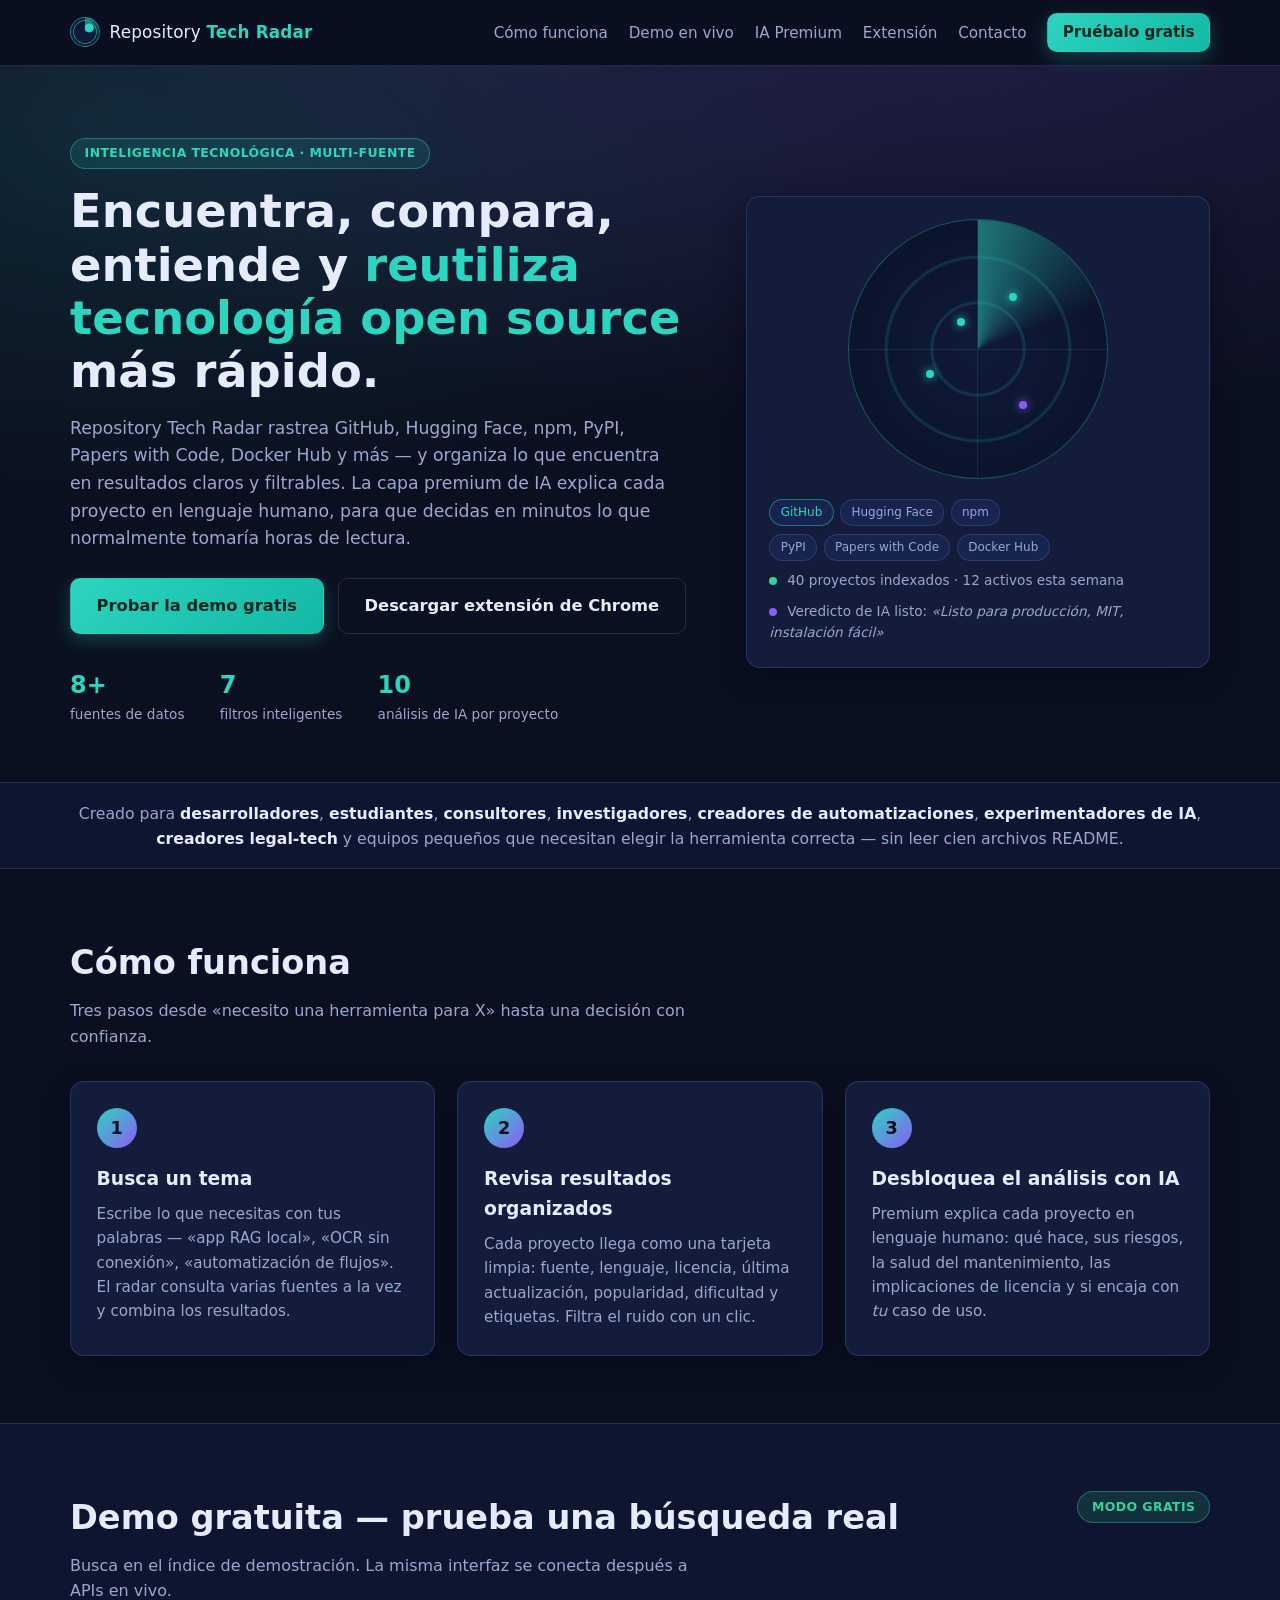
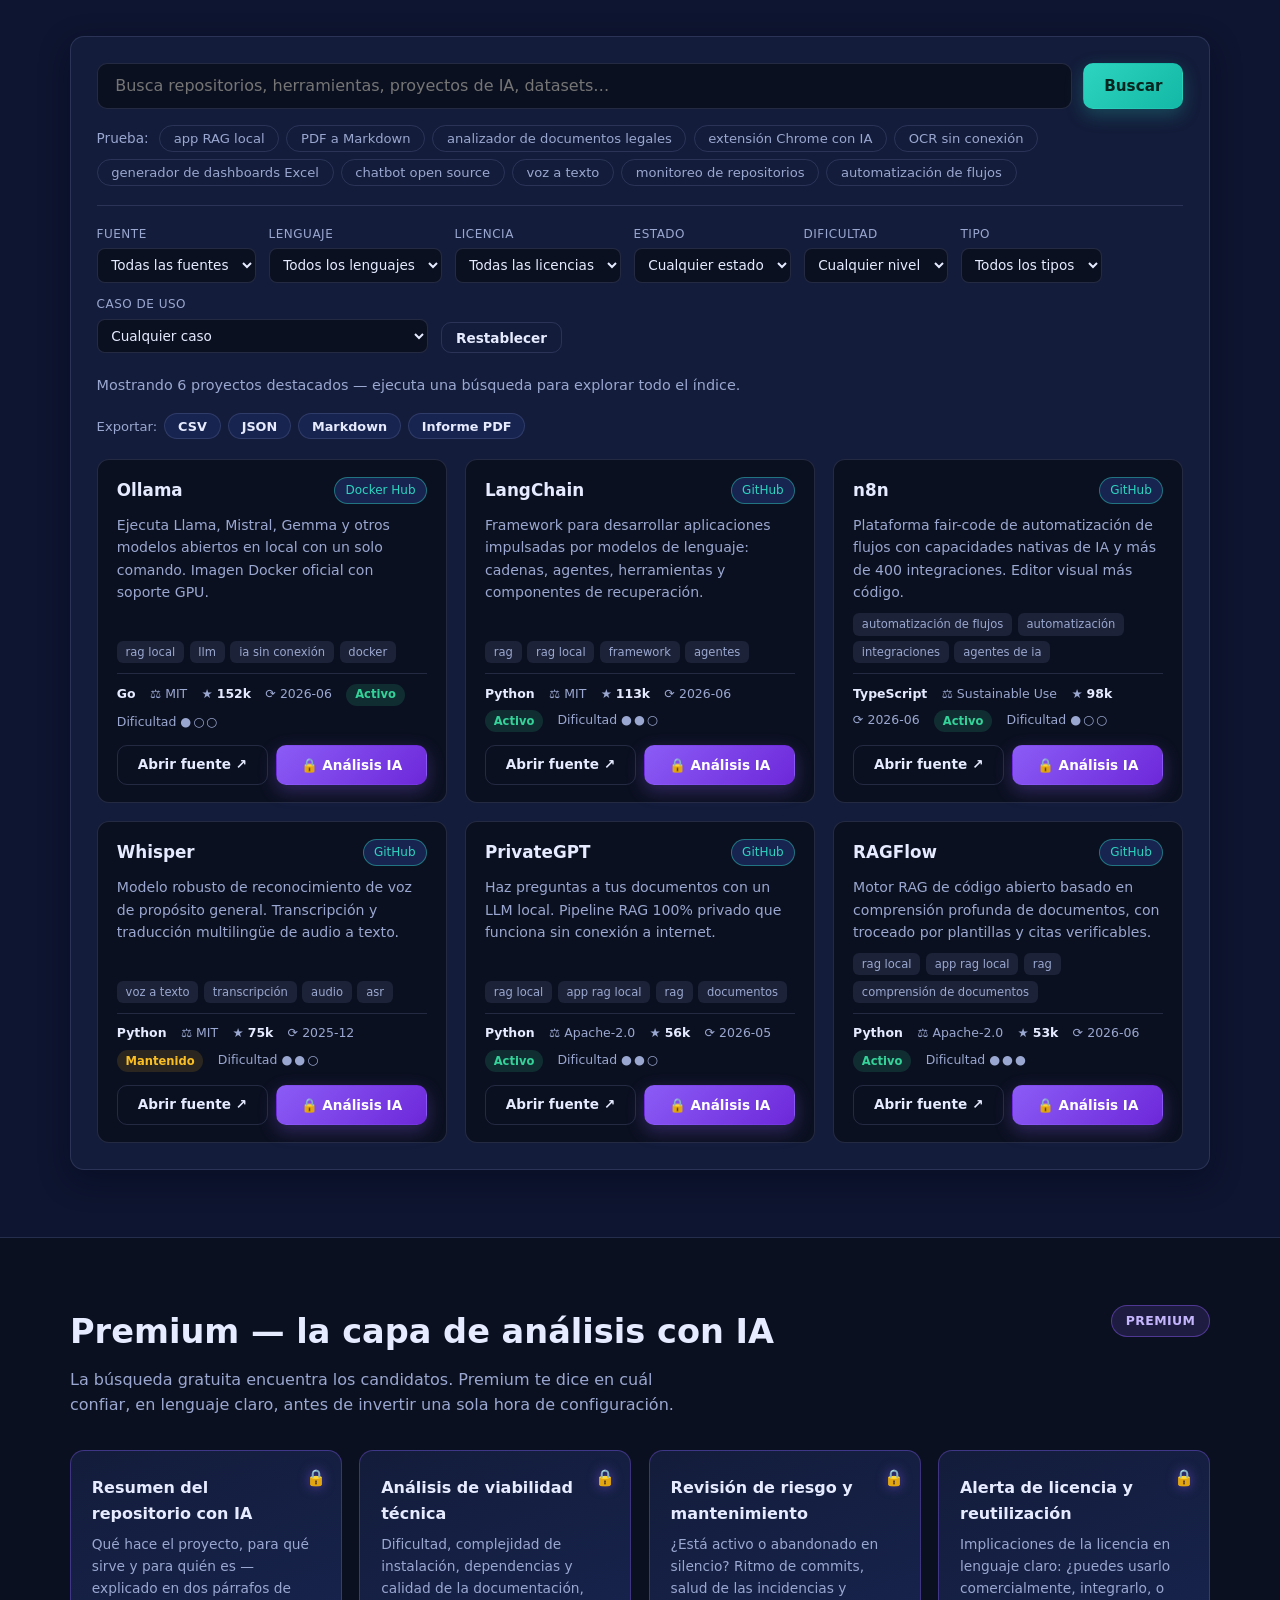
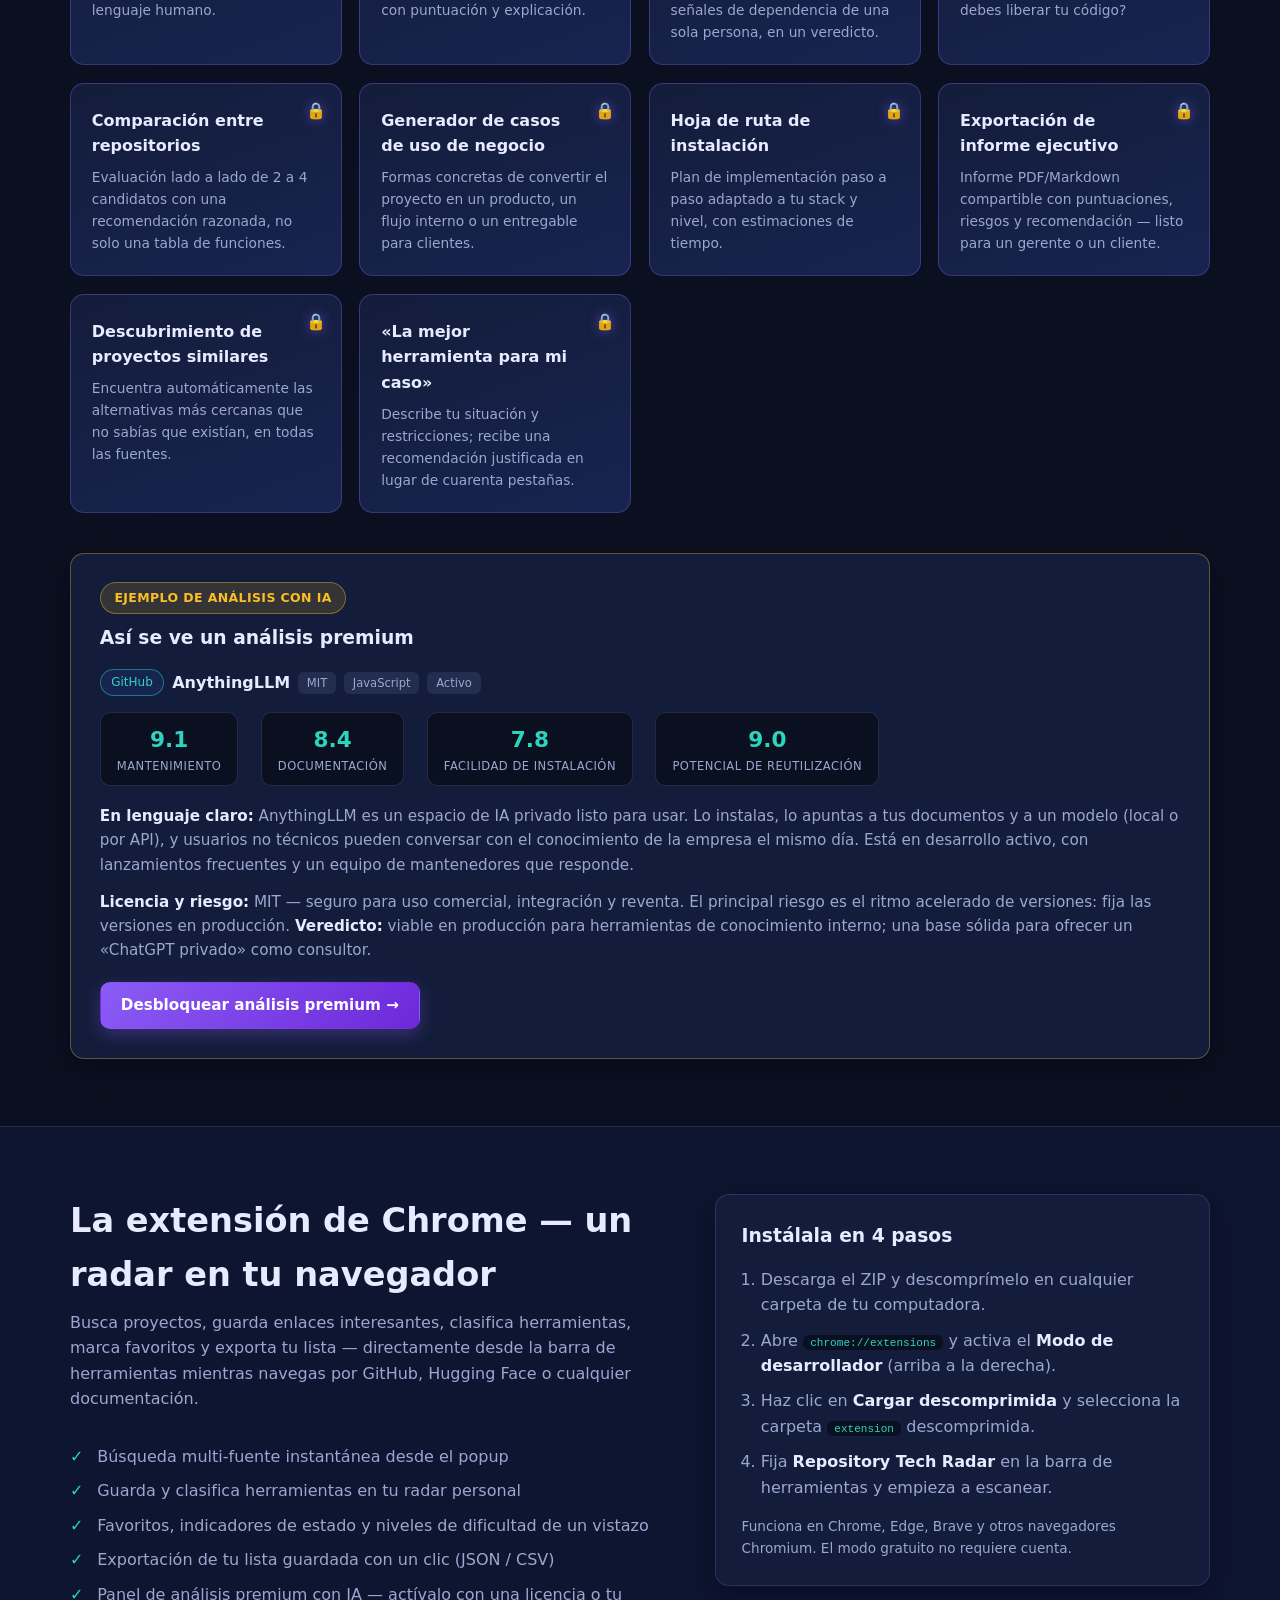
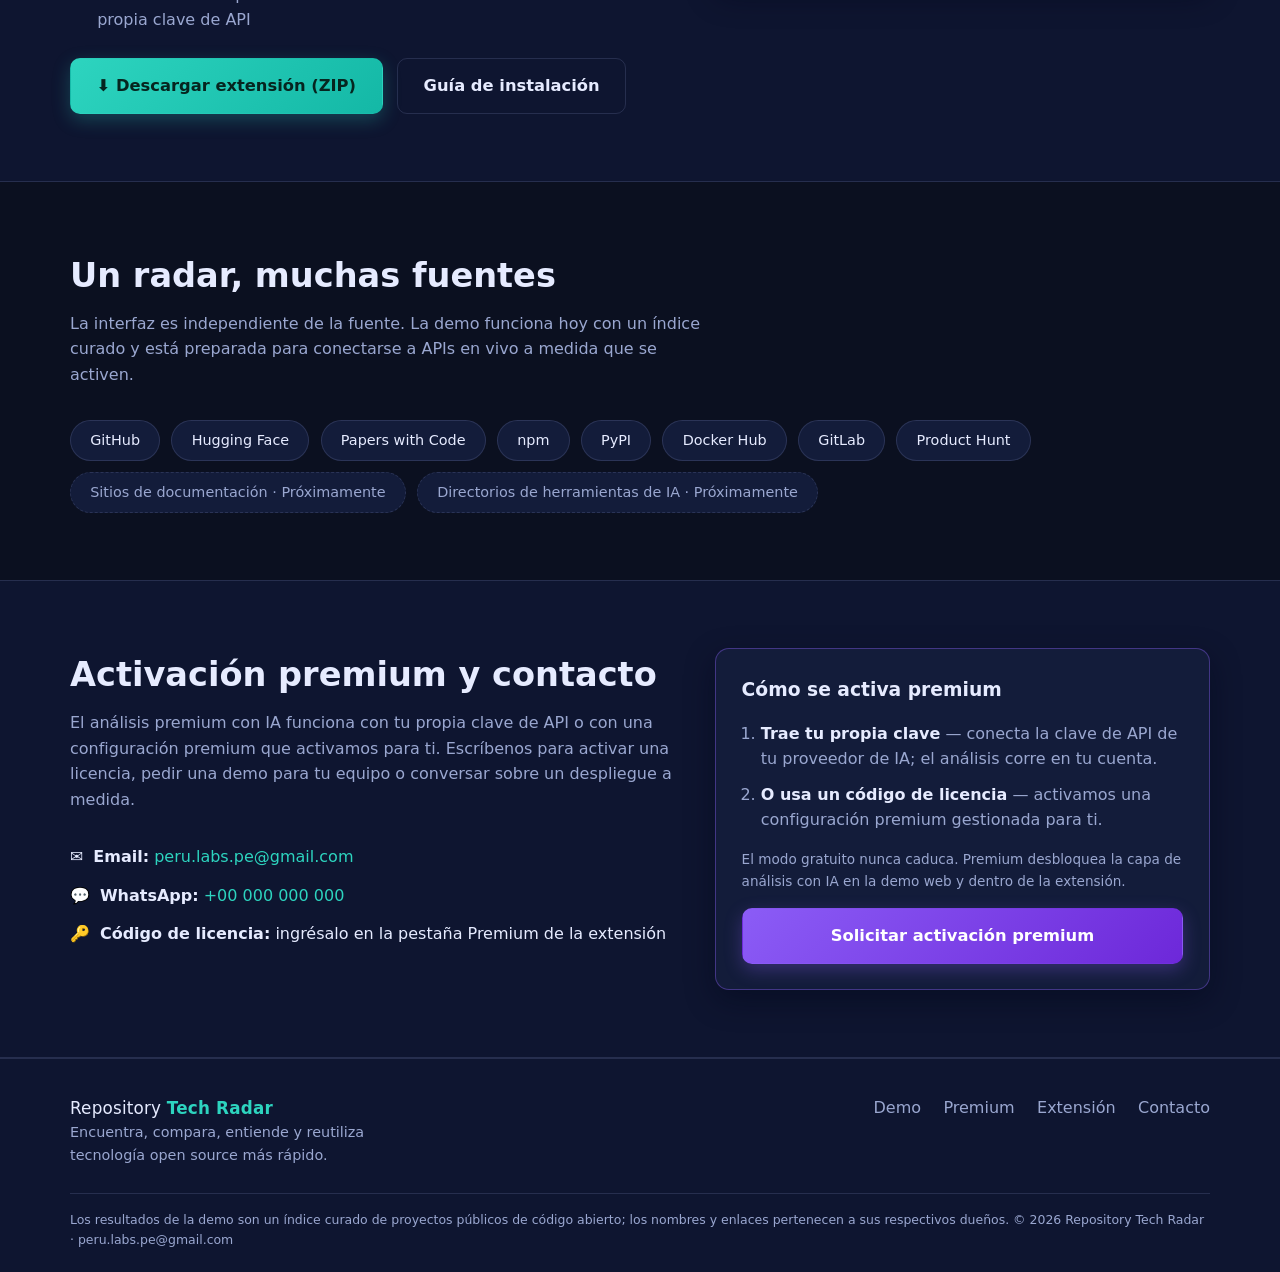
<file: index.html>
<!DOCTYPE html>
<html lang="es">
<head>
<meta charset="UTF-8">
<meta name="viewport" content="width=device-width, initial-scale=1.0">
<title>Repository Tech Radar — Encuentra, compara, entiende y reutiliza tecnología open source más rápido</title>
<meta name="description" content="Búsqueda inteligente y análisis con IA de repositorios de GitHub, proyectos de IA, bibliotecas open source, datasets y herramientas para desarrolladores. Búsqueda multi-fuente gratuita, evaluación premium con IA.">
<link rel="icon" href="assets/img/icon48.png" type="image/png">
<link rel="stylesheet" href="assets/css/style.css">
</head>
<body>

<header class="site-header">
  <nav class="nav container">
    <a class="brand" href="#top">
      <span class="brand-mark" aria-hidden="true"></span>
      <span class="brand-name">Repository <strong>Tech Radar</strong></span>
    </a>
    <button class="nav-toggle" id="navToggle" aria-label="Abrir menú" aria-expanded="false">☰</button>
    <ul class="nav-links" id="navLinks">
      <li><a href="#how">Cómo funciona</a></li>
      <li><a href="#demo">Demo en vivo</a></li>
      <li><a href="#premium">IA Premium</a></li>
      <li><a href="#extension">Extensión</a></li>
      <li><a href="#contact">Contacto</a></li>
      <li><a class="btn btn-small btn-primary" href="#demo">Pruébalo gratis</a></li>
    </ul>
  </nav>
</header>

<main id="top">

  <!-- ============ HERO ============ -->
  <section class="hero">
    <div class="container hero-grid">
      <div class="hero-copy">
        <span class="badge badge-glow">Inteligencia tecnológica · Multi-fuente</span>
        <h1>Encuentra, compara, entiende y <span class="accent">reutiliza tecnología open source</span> más rápido.</h1>
        <p class="lead">
          Repository Tech Radar rastrea GitHub, Hugging Face, npm, PyPI, Papers with Code,
          Docker Hub y más — y organiza lo que encuentra en resultados claros y filtrables.
          La capa premium de IA explica cada proyecto en lenguaje humano, para que decidas
          en minutos lo que normalmente tomaría horas de lectura.
        </p>
        <div class="hero-actions">
          <a href="#demo" class="btn btn-primary btn-lg">Probar la demo gratis</a>
          <a href="#extension" class="btn btn-ghost btn-lg">Descargar extensión de Chrome</a>
        </div>
        <ul class="hero-stats">
          <li><strong>8+</strong><span>fuentes de datos</span></li>
          <li><strong>7</strong><span>filtros inteligentes</span></li>
          <li><strong>10</strong><span>análisis de IA por proyecto</span></li>
        </ul>
      </div>
      <div class="hero-visual" aria-hidden="true">
        <div class="radar-panel">
          <div class="radar-scope"><div class="radar-sweep"></div>
            <span class="blip b1"></span><span class="blip b2"></span><span class="blip b3"></span><span class="blip b4"></span>
          </div>
          <div class="radar-readout">
            <div class="readout-row"><span class="chip chip-github">GitHub</span><span class="chip">Hugging Face</span><span class="chip">npm</span></div>
            <div class="readout-row"><span class="chip">PyPI</span><span class="chip">Papers with Code</span><span class="chip">Docker Hub</span></div>
            <div class="readout-line"><span class="dot dot-green"></span> 40 proyectos indexados · 12 activos esta semana</div>
            <div class="readout-line"><span class="dot dot-violet"></span> Veredicto de IA listo: <em>«Listo para producción, MIT, instalación fácil»</em></div>
          </div>
        </div>
      </div>
    </div>
  </section>

  <!-- ============ AUDIENCIA ============ -->
  <section class="strip">
    <div class="container strip-inner">
      <p>Creado para <strong>desarrolladores</strong>, <strong>estudiantes</strong>, <strong>consultores</strong>,
        <strong>investigadores</strong>, <strong>creadores de automatizaciones</strong>, <strong>experimentadores de IA</strong>,
        <strong>creadores legal-tech</strong> y equipos pequeños que necesitan elegir la herramienta correcta — sin
        leer cien archivos README.</p>
    </div>
  </section>

  <!-- ============ CÓMO FUNCIONA ============ -->
  <section class="section" id="how">
    <div class="container">
      <h2 class="section-title">Cómo funciona</h2>
      <p class="section-sub">Tres pasos desde «necesito una herramienta para X» hasta una decisión con confianza.</p>
      <div class="steps-grid">
        <article class="step-card">
          <div class="step-num">1</div>
          <h3>Busca un tema</h3>
          <p>Escribe lo que necesitas con tus palabras — «app RAG local», «OCR sin conexión»,
             «automatización de flujos». El radar consulta varias fuentes a la vez y combina los resultados.</p>
        </article>
        <article class="step-card">
          <div class="step-num">2</div>
          <h3>Revisa resultados organizados</h3>
          <p>Cada proyecto llega como una tarjeta limpia: fuente, lenguaje, licencia, última actualización,
             popularidad, dificultad y etiquetas. Filtra el ruido con un clic.</p>
        </article>
        <article class="step-card">
          <div class="step-num">3</div>
          <h3>Desbloquea el análisis con IA</h3>
          <p>Premium explica cada proyecto en lenguaje humano: qué hace, sus riesgos, la salud del
             mantenimiento, las implicaciones de licencia y si encaja con <em>tu</em> caso de uso.</p>
        </article>
      </div>
    </div>
  </section>

  <!-- ============ DEMO GRATUITA ============ -->
  <section class="section section-alt" id="demo">
    <div class="container">
      <div class="section-head-row">
        <div>
          <h2 class="section-title">Demo gratuita — prueba una búsqueda real</h2>
          <p class="section-sub">Busca en el índice de demostración. La misma interfaz se conecta después a APIs en vivo.</p>
        </div>
        <span class="badge badge-free">Modo gratis</span>
      </div>

      <div class="search-panel">
        <form class="search-bar" id="searchForm" role="search">
          <input type="search" id="searchInput" placeholder="Busca repositorios, herramientas, proyectos de IA, datasets…" aria-label="Buscar recursos tecnológicos" autocomplete="off">
          <button type="submit" class="btn btn-primary">Buscar</button>
        </form>

        <div class="suggest-row" id="suggestRow" aria-label="Búsquedas sugeridas">
          <span class="suggest-label">Prueba:</span>
          <button class="query-chip" data-q="app RAG local">app RAG local</button>
          <button class="query-chip" data-q="PDF a Markdown">PDF a Markdown</button>
          <button class="query-chip" data-q="analizador de documentos legales">analizador de documentos legales</button>
          <button class="query-chip" data-q="extensión Chrome IA">extensión Chrome con IA</button>
          <button class="query-chip" data-q="OCR sin conexión">OCR sin conexión</button>
          <button class="query-chip" data-q="generador de dashboards Excel">generador de dashboards Excel</button>
          <button class="query-chip" data-q="chatbot open source">chatbot open source</button>
          <button class="query-chip" data-q="voz a texto">voz a texto</button>
          <button class="query-chip" data-q="monitoreo de repositorios">monitoreo de repositorios</button>
          <button class="query-chip" data-q="automatización de flujos">automatización de flujos</button>
        </div>

        <div class="filters" id="filters">
          <label>Fuente <select data-filter="source"><option value="all">Todas las fuentes</option></select></label>
          <label>Lenguaje <select data-filter="language"><option value="all">Todos los lenguajes</option></select></label>
          <label>Licencia <select data-filter="license"><option value="all">Todas las licencias</option></select></label>
          <label>Estado <select data-filter="status"><option value="all">Cualquier estado</option></select></label>
          <label>Dificultad <select data-filter="difficulty"><option value="all">Cualquier nivel</option></select></label>
          <label>Tipo <select data-filter="type"><option value="all">Todos los tipos</option></select></label>
          <label>Caso de uso <select data-filter="useCase"><option value="all">Cualquier caso</option></select></label>
          <button class="btn btn-ghost btn-small" id="clearFilters" type="button">Restablecer</button>
        </div>

        <div class="results-toolbar">
          <p class="results-count" id="resultsCount">Mostrando destacados — ejecuta una búsqueda para explorar.</p>
          <div class="export-row" id="exportRow">
            <span class="export-label">Exportar:</span>
            <button class="btn btn-chip" data-export="csv">CSV</button>
            <button class="btn btn-chip" data-export="json">JSON</button>
            <button class="btn btn-chip" data-export="md">Markdown</button>
            <button class="btn btn-chip" data-export="pdf">Informe PDF</button>
          </div>
        </div>

        <div class="results-grid" id="resultsGrid" aria-live="polite"></div>
        <p class="results-empty" id="resultsEmpty" hidden>Ningún proyecto coincide con esta búsqueda todavía. Prueba una consulta sugerida o restablece los filtros.</p>
      </div>
    </div>
  </section>

  <!-- ============ PREMIUM ============ -->
  <section class="section" id="premium">
    <div class="container">
      <div class="section-head-row">
        <div>
          <h2 class="section-title">Premium — la capa de análisis con IA</h2>
          <p class="section-sub">La búsqueda gratuita encuentra los candidatos. Premium te dice en cuál confiar,
            en lenguaje claro, antes de invertir una sola hora de configuración.</p>
        </div>
        <span class="badge badge-premium">Premium</span>
      </div>

      <div class="premium-grid" id="premiumGrid">
        <article class="premium-card" data-feature="Resumen del repositorio con IA"><span class="lock">🔒</span><h3>Resumen del repositorio con IA</h3><p>Qué hace el proyecto, para qué sirve y para quién es — explicado en dos párrafos de lenguaje humano.</p></article>
        <article class="premium-card" data-feature="Análisis de viabilidad técnica"><span class="lock">🔒</span><h3>Análisis de viabilidad técnica</h3><p>Dificultad, complejidad de instalación, dependencias y calidad de la documentación, con puntuación y explicación.</p></article>
        <article class="premium-card" data-feature="Revisión de riesgo y mantenimiento"><span class="lock">🔒</span><h3>Revisión de riesgo y mantenimiento</h3><p>¿Está activo o abandonado en silencio? Ritmo de commits, salud de las incidencias y señales de dependencia de una sola persona, en un veredicto.</p></article>
        <article class="premium-card" data-feature="Alerta de licencia y reutilización"><span class="lock">🔒</span><h3>Alerta de licencia y reutilización</h3><p>Implicaciones de la licencia en lenguaje claro: ¿puedes usarlo comercialmente, integrarlo, o debes liberar tu código?</p></article>
        <article class="premium-card" data-feature="Comparación entre repositorios"><span class="lock">🔒</span><h3>Comparación entre repositorios</h3><p>Evaluación lado a lado de 2 a 4 candidatos con una recomendación razonada, no solo una tabla de funciones.</p></article>
        <article class="premium-card" data-feature="Generador de casos de uso de negocio"><span class="lock">🔒</span><h3>Generador de casos de uso de negocio</h3><p>Formas concretas de convertir el proyecto en un producto, un flujo interno o un entregable para clientes.</p></article>
        <article class="premium-card" data-feature="Hoja de ruta de instalación"><span class="lock">🔒</span><h3>Hoja de ruta de instalación</h3><p>Plan de implementación paso a paso adaptado a tu stack y nivel, con estimaciones de tiempo.</p></article>
        <article class="premium-card" data-feature="Exportación de informe ejecutivo"><span class="lock">🔒</span><h3>Exportación de informe ejecutivo</h3><p>Informe PDF/Markdown compartible con puntuaciones, riesgos y recomendación — listo para un gerente o un cliente.</p></article>
        <article class="premium-card" data-feature="Descubrimiento de proyectos similares"><span class="lock">🔒</span><h3>Descubrimiento de proyectos similares</h3><p>Encuentra automáticamente las alternativas más cercanas que no sabías que existían, en todas las fuentes.</p></article>
        <article class="premium-card" data-feature="La mejor herramienta para mi caso"><span class="lock">🔒</span><h3>«La mejor herramienta para mi caso»</h3><p>Describe tu situación y restricciones; recibe una recomendación justificada en lugar de cuarenta pestañas.</p></article>
      </div>

      <div class="premium-sample">
        <div class="sample-head">
          <span class="badge badge-sample">Ejemplo de análisis con IA</span>
          <h3>Así se ve un análisis premium</h3>
        </div>
        <div class="sample-body">
          <div class="sample-meta">
            <span class="chip chip-github">GitHub</span>
            <strong>AnythingLLM</strong>
            <span class="tag">MIT</span><span class="tag">JavaScript</span><span class="tag">Activo</span>
          </div>
          <div class="sample-scores">
            <div class="score"><span class="score-num">9.1</span><span class="score-label">Mantenimiento</span></div>
            <div class="score"><span class="score-num">8.4</span><span class="score-label">Documentación</span></div>
            <div class="score"><span class="score-num">7.8</span><span class="score-label">Facilidad de instalación</span></div>
            <div class="score"><span class="score-num">9.0</span><span class="score-label">Potencial de reutilización</span></div>
          </div>
          <p><strong>En lenguaje claro:</strong> AnythingLLM es un espacio de IA privado listo para usar. Lo instalas,
            lo apuntas a tus documentos y a un modelo (local o por API), y usuarios no técnicos pueden conversar
            con el conocimiento de la empresa el mismo día. Está en desarrollo activo, con lanzamientos frecuentes
            y un equipo de mantenedores que responde.</p>
          <p><strong>Licencia y riesgo:</strong> MIT — seguro para uso comercial, integración y reventa. El principal riesgo
            es el ritmo acelerado de versiones: fija las versiones en producción. <strong>Veredicto:</strong> viable en producción
            para herramientas de conocimiento interno; una base sólida para ofrecer un «ChatGPT privado» como consultor.</p>
          <a class="btn btn-premium" href="#contact">Desbloquear análisis premium →</a>
        </div>
      </div>
    </div>
  </section>

  <!-- ============ EXTENSIÓN ============ -->
  <section class="section section-alt" id="extension">
    <div class="container extension-grid">
      <div class="extension-copy">
        <h2 class="section-title">La extensión de Chrome — un radar en tu navegador</h2>
        <p class="section-sub">Busca proyectos, guarda enlaces interesantes, clasifica herramientas, marca favoritos y
          exporta tu lista — directamente desde la barra de herramientas mientras navegas por GitHub, Hugging Face o cualquier documentación.</p>
        <ul class="check-list">
          <li>Búsqueda multi-fuente instantánea desde el popup</li>
          <li>Guarda y clasifica herramientas en tu radar personal</li>
          <li>Favoritos, indicadores de estado y niveles de dificultad de un vistazo</li>
          <li>Exportación de tu lista guardada con un clic (JSON / CSV)</li>
          <li>Panel de análisis premium con IA — actívalo con una licencia o tu propia clave de API</li>
        </ul>
        <div class="hero-actions">
          <a class="btn btn-primary btn-lg" href="downloads/repository-tech-radar-extension.zip" download>⬇ Descargar extensión (ZIP)</a>
          <a class="btn btn-ghost btn-lg" href="#install">Guía de instalación</a>
        </div>
      </div>
      <div class="extension-install" id="install">
        <h3>Instálala en 4 pasos</h3>
        <ol class="install-steps">
          <li>Descarga el ZIP y descomprímelo en cualquier carpeta de tu computadora.</li>
          <li>Abre <code>chrome://extensions</code> y activa el <strong>Modo de desarrollador</strong> (arriba a la derecha).</li>
          <li>Haz clic en <strong>Cargar descomprimida</strong> y selecciona la carpeta <code>extension</code> descomprimida.</li>
          <li>Fija <strong>Repository Tech Radar</strong> en la barra de herramientas y empieza a escanear.</li>
        </ol>
        <p class="note">Funciona en Chrome, Edge, Brave y otros navegadores Chromium. El modo gratuito no requiere cuenta.</p>
      </div>
    </div>
  </section>

  <!-- ============ FUENTES ============ -->
  <section class="section" id="sources">
    <div class="container">
      <h2 class="section-title">Un radar, muchas fuentes</h2>
      <p class="section-sub">La interfaz es independiente de la fuente. La demo funciona hoy con un índice curado y está
        preparada para conectarse a APIs en vivo a medida que se activen.</p>
      <div class="sources-row">
        <span class="source-pill">GitHub</span>
        <span class="source-pill">Hugging Face</span>
        <span class="source-pill">Papers with Code</span>
        <span class="source-pill">npm</span>
        <span class="source-pill">PyPI</span>
        <span class="source-pill">Docker Hub</span>
        <span class="source-pill">GitLab</span>
        <span class="source-pill">Product Hunt</span>
        <span class="source-pill soon">Sitios de documentación · Próximamente</span>
        <span class="source-pill soon">Directorios de herramientas de IA · Próximamente</span>
      </div>
    </div>
  </section>

  <!-- ============ CONTACTO ============ -->
  <section class="section section-alt" id="contact">
    <div class="container contact-grid">
      <div>
        <h2 class="section-title">Activación premium y contacto</h2>
        <p class="section-sub">El análisis premium con IA funciona con tu propia clave de API o con una configuración
          premium que activamos para ti. Escríbenos para activar una licencia, pedir una demo para tu equipo
          o conversar sobre un despliegue a medida.</p>
        <ul class="contact-list">
          <li><span class="contact-ico">✉️</span> <strong>Email:</strong> <a href="mailto:peru.labs.pe@gmail.com">peru.labs.pe@gmail.com</a></li>
          <li><span class="contact-ico">💬</span> <strong>WhatsApp:</strong> <a href="https://wa.me/0000000000" target="_blank" rel="noopener">+00 000 000 000</a></li>
          <li><span class="contact-ico">🔑</span> <strong>Código de licencia:</strong> ingrésalo en la pestaña Premium de la extensión</li>
        </ul>
      </div>
      <div class="activation-card">
        <h3>Cómo se activa premium</h3>
        <ol class="install-steps">
          <li><strong>Trae tu propia clave</strong> — conecta la clave de API de tu proveedor de IA; el análisis corre en tu cuenta.</li>
          <li><strong>O usa un código de licencia</strong> — activamos una configuración premium gestionada para ti.</li>
        </ol>
        <p class="note">El modo gratuito nunca caduca. Premium desbloquea la capa de análisis con IA en la demo web y dentro de la extensión.</p>
        <a class="btn btn-premium btn-lg" href="mailto:peru.labs.pe@gmail.com?subject=Activaci%C3%B3n%20premium%20—%20Repository%20Tech%20Radar">Solicitar activación premium</a>
      </div>
    </div>
  </section>

</main>

<footer class="site-footer">
  <div class="container footer-inner">
    <div>
      <span class="brand-name">Repository <strong>Tech Radar</strong></span>
      <p>Encuentra, compara, entiende y reutiliza tecnología open source más rápido.</p>
    </div>
    <ul class="footer-links">
      <li><a href="#demo">Demo</a></li>
      <li><a href="#premium">Premium</a></li>
      <li><a href="#extension">Extensión</a></li>
      <li><a href="#contact">Contacto</a></li>
    </ul>
  </div>
  <div class="container footer-note">
    <p>Los resultados de la demo son un índice curado de proyectos públicos de código abierto; los nombres y enlaces pertenecen a sus respectivos dueños. © 2026 Repository Tech Radar · peru.labs.pe@gmail.com</p>
  </div>
</footer>

<!-- Modal premium -->
<div class="modal" id="premiumModal" hidden>
  <div class="modal-backdrop" data-close></div>
  <div class="modal-card" role="dialog" aria-modal="true" aria-labelledby="modalTitle">
    <button class="modal-close" data-close aria-label="Cerrar">✕</button>
    <span class="badge badge-premium">Función premium</span>
    <h3 id="modalTitle">Análisis con IA</h3>
    <p id="modalBody">Esta función forma parte de la capa premium de IA. Actívala con un código de licencia o tu propia clave de API.</p>
    <div class="modal-actions">
      <a class="btn btn-premium" href="#contact" data-close>Solicitar activación</a>
      <button class="btn btn-ghost" data-close>Seguir explorando gratis</button>
    </div>
  </div>
</div>

<script src="assets/js/data.js"></script>
<script src="assets/js/app.js"></script>
</body>
</html>
</file>
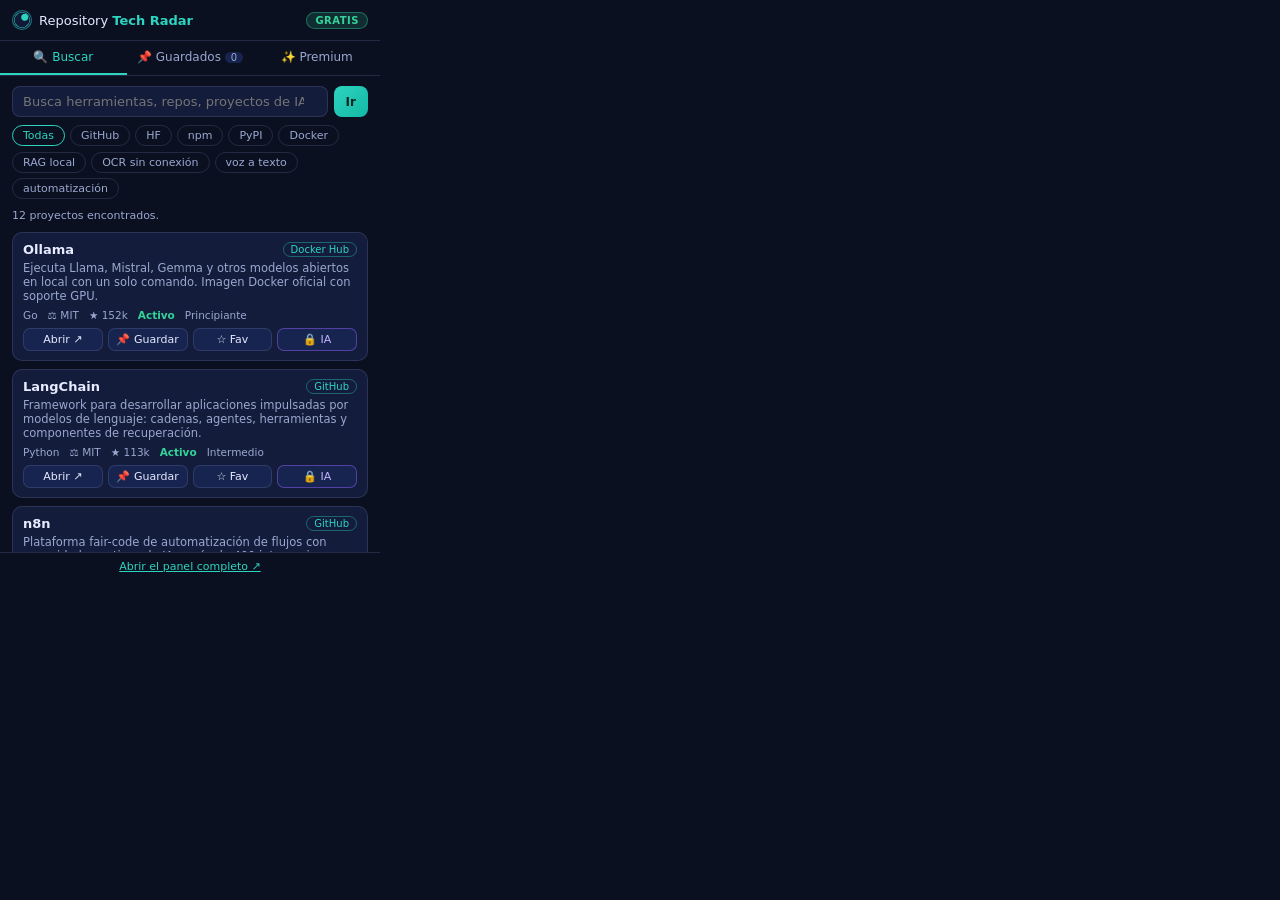
<file: extension/popup.html>
<!DOCTYPE html>
<html lang="es">
<head>
<meta charset="UTF-8">
<title>Repository Tech Radar</title>
<link rel="stylesheet" href="popup.css">
</head>
<body>

<header class="pop-header">
  <div class="brand">
    <span class="brand-mark"></span>
    <span>Repository <strong>Tech Radar</strong></span>
  </div>
  <span class="mode-badge" id="modeBadge">Gratis</span>
</header>

<nav class="tabs">
  <button class="tab active" data-tab="search">🔍 Buscar</button>
  <button class="tab" data-tab="saved">📌 Guardados <span class="count" id="savedCount">0</span></button>
  <button class="tab" data-tab="premium">✨ Premium</button>
</nav>

<!-- PESTAÑA BUSCAR -->
<section class="panel active" id="panel-search">
  <form id="searchForm" class="search-row">
    <input type="search" id="searchInput" placeholder="Busca herramientas, repos, proyectos de IA…" autocomplete="off">
    <button type="submit" class="btn btn-primary">Ir</button>
  </form>
  <div class="chip-row" id="sourceChips">
    <button class="fchip active" data-source="all">Todas</button>
    <button class="fchip" data-source="GitHub">GitHub</button>
    <button class="fchip" data-source="Hugging Face">HF</button>
    <button class="fchip" data-source="npm">npm</button>
    <button class="fchip" data-source="PyPI">PyPI</button>
    <button class="fchip" data-source="Docker Hub">Docker</button>
  </div>
  <div class="chip-row suggest" id="suggestChips">
    <button class="qchip" data-q="app RAG local">RAG local</button>
    <button class="qchip" data-q="OCR sin conexión">OCR sin conexión</button>
    <button class="qchip" data-q="voz a texto">voz a texto</button>
    <button class="qchip" data-q="automatización de flujos">automatización</button>
  </div>
  <p class="hint" id="searchHint">Escribe un tema o toca una sugerencia.</p>
  <div class="list" id="resultsList"></div>
</section>

<!-- PESTAÑA GUARDADOS -->
<section class="panel" id="panel-saved">
  <div class="saved-toolbar">
    <select id="savedFilter">
      <option value="all">Todas las categorías</option>
      <option value="Por evaluar">Por evaluar</option>
      <option value="Para un proyecto">Para un proyecto</option>
      <option value="Aprendizaje">Aprendizaje</option>
      <option value="Trabajo con clientes">Trabajo con clientes</option>
    </select>
    <button class="btn btn-chip" id="exportSavedJson">Exportar JSON</button>
    <button class="btn btn-chip" id="exportSavedCsv">Exportar CSV</button>
  </div>
  <div class="list" id="savedList"></div>
  <p class="hint" id="savedEmpty">Aún no has guardado nada. Encuentra un proyecto en Buscar y toca 📌 para añadirlo a tu radar.</p>
</section>

<!-- PESTAÑA PREMIUM -->
<section class="panel" id="panel-premium">
  <div class="premium-box">
    <h3>✨ Capa de análisis con IA</h3>
    <p>Desbloquea resúmenes en lenguaje claro, revisión de riesgo y mantenimiento, alertas de licencia,
       comparaciones, hojas de ruta de instalación y recomendaciones de «la mejor herramienta para mi caso».</p>
    <ul class="locked-list">
      <li>🔒 Resumen del repositorio con IA</li>
      <li>🔒 Viabilidad técnica y puntuación</li>
      <li>🔒 Revisión de riesgo y mantenimiento</li>
      <li>🔒 Alerta de licencia y reutilización</li>
      <li>🔒 Comparación entre repositorios</li>
      <li>🔒 Hoja de ruta de instalación</li>
    </ul>
    <label class="field">Código de licencia
      <input type="text" id="licenseInput" placeholder="ej. RADAR-XXXX-XXXX">
    </label>
    <label class="field">O tu propia clave de API de IA
      <input type="password" id="apiKeyInput" placeholder="sk-…">
    </label>
    <button class="btn btn-premium" id="activateBtn">Activar premium</button>
    <p class="hint" id="activateMsg">¿Necesitas una licencia? <a href="mailto:peru.labs.pe@gmail.com?subject=Activaci%C3%B3n%20premium%20—%20Repository%20Tech%20Radar">Escríbenos a peru.labs.pe@gmail.com</a>.</p>
  </div>
</section>

<footer class="pop-footer">
  <a href="https://oprbguitar.github.io/Hero-radar/" target="_blank" rel="noopener">Abrir el panel completo ↗</a>
</footer>

<script src="data.js"></script>
<script src="popup.js"></script>
</body>
</html>
</file>
<file: assets/css/style.css>
/* Repository Tech Radar — landing & demo styles */

:root {
  --bg: #0b1020;
  --bg-alt: #0e1530;
  --panel: #131c3a;
  --panel-2: #182450;
  --line: rgba(148, 163, 216, .18);
  --text: #e6ebff;
  --muted: #9aa7d0;
  --accent: #2dd4bf;
  --accent-strong: #14b8a6;
  --violet: #8b5cf6;
  --amber: #fbbf24;
  --green: #34d399;
  --red: #f87171;
  --radius: 14px;
  --shadow: 0 10px 30px rgba(3, 7, 24, .45);
  --font: "Segoe UI", system-ui, -apple-system, Roboto, "Helvetica Neue", Arial, sans-serif;
}

* { margin: 0; padding: 0; box-sizing: border-box; }
html { scroll-behavior: smooth; }
body { font-family: var(--font); background: var(--bg); color: var(--text); line-height: 1.6; }
img { max-width: 100%; }
a { color: var(--accent); text-decoration: none; }
a:hover { text-decoration: underline; }

.container { width: min(1140px, 92%); margin: 0 auto; }

/* ---------- header ---------- */
.site-header {
  position: sticky; top: 0; z-index: 50;
  background: rgba(11, 16, 32, .85); backdrop-filter: blur(10px);
  border-bottom: 1px solid var(--line);
}
.nav { display: flex; align-items: center; justify-content: space-between; padding: .8rem 0; }
.brand { display: flex; align-items: center; gap: .6rem; color: var(--text); }
.brand:hover { text-decoration: none; }
.brand-mark {
  width: 30px; height: 30px; border-radius: 50%;
  background:
    radial-gradient(circle at 65% 35%, var(--accent) 0 4px, transparent 5px),
    conic-gradient(from 0deg, rgba(45, 212, 191, .55), transparent 110deg),
    radial-gradient(circle, transparent 55%, rgba(45, 212, 191, .5) 56% 60%, transparent 61%),
    #101a38;
  border: 1px solid rgba(45, 212, 191, .5);
}
.brand-name { font-size: 1.05rem; letter-spacing: .2px; }
.brand-name strong { color: var(--accent); }
.nav-links { display: flex; align-items: center; gap: 1.3rem; list-style: none; }
.nav-links a { color: var(--muted); font-size: .95rem; }
.nav-links a:hover { color: var(--text); text-decoration: none; }
.nav-links a.btn { color: #06251f; }
.nav-toggle { display: none; background: none; border: 1px solid var(--line); color: var(--text);
  font-size: 1.2rem; border-radius: 8px; padding: .25rem .6rem; cursor: pointer; }

/* ---------- buttons & badges ---------- */
.btn {
  display: inline-block; border: 1px solid transparent; border-radius: 10px;
  padding: .65rem 1.25rem; font-weight: 600; font-size: .95rem; cursor: pointer;
  transition: transform .15s ease, box-shadow .15s ease, background .15s ease;
  font-family: inherit;
}
.btn:hover { text-decoration: none; transform: translateY(-1px); }
.btn-primary { background: linear-gradient(135deg, var(--accent), var(--accent-strong)); color: #06251f; box-shadow: 0 6px 18px rgba(45, 212, 191, .25); }
.btn-ghost { background: transparent; color: var(--text); border-color: var(--line); }
.btn-ghost:hover { border-color: var(--accent); color: var(--accent); }
.btn-premium { background: linear-gradient(135deg, var(--violet), #6d28d9); color: #fff; box-shadow: 0 6px 18px rgba(139, 92, 246, .3); }
.btn-lg { padding: .85rem 1.6rem; font-size: 1.02rem; }
.btn-small { padding: .4rem .9rem; font-size: .85rem; }
.btn-chip { background: var(--panel-2); color: var(--text); border: 1px solid var(--line); padding: .3rem .8rem; font-size: .8rem; border-radius: 999px; }
.btn-chip:hover { border-color: var(--accent); color: var(--accent); }

.badge {
  display: inline-block; padding: .3rem .85rem; border-radius: 999px;
  font-size: .78rem; font-weight: 700; letter-spacing: .4px; text-transform: uppercase;
}
.badge-glow { background: rgba(45, 212, 191, .12); color: var(--accent); border: 1px solid rgba(45, 212, 191, .4); }
.badge-free { background: rgba(52, 211, 153, .14); color: var(--green); border: 1px solid rgba(52, 211, 153, .4); }
.badge-premium { background: rgba(139, 92, 246, .16); color: #c4b5fd; border: 1px solid rgba(139, 92, 246, .45); }
.badge-sample { background: rgba(251, 191, 36, .14); color: var(--amber); border: 1px solid rgba(251, 191, 36, .4); }

/* ---------- hero ---------- */
.hero { padding: 4.5rem 0 3.5rem; background:
  radial-gradient(ellipse 80% 60% at 70% -10%, rgba(139, 92, 246, .18), transparent),
  radial-gradient(ellipse 60% 50% at 10% 10%, rgba(45, 212, 191, .12), transparent);
}
.hero-grid { display: grid; grid-template-columns: 1.15fr .85fr; gap: 3rem; align-items: center; }
.hero h1 { font-size: clamp(1.9rem, 4vw, 2.9rem); line-height: 1.15; margin: 1rem 0; }
.accent { color: var(--accent); }
.lead { color: var(--muted); font-size: 1.08rem; max-width: 56ch; }
.hero-actions { display: flex; flex-wrap: wrap; gap: .9rem; margin-top: 1.6rem; }
.hero-stats { display: flex; gap: 2.2rem; list-style: none; margin-top: 2rem; }
.hero-stats li { display: flex; flex-direction: column; }
.hero-stats strong { font-size: 1.5rem; color: var(--accent); }
.hero-stats span { color: var(--muted); font-size: .85rem; }

.radar-panel { background: var(--panel); border: 1px solid var(--line); border-radius: var(--radius);
  padding: 1.4rem; box-shadow: var(--shadow); }
.radar-scope { position: relative; width: 100%; aspect-ratio: 1; max-width: 260px; margin: 0 auto 1.2rem;
  border-radius: 50%; overflow: hidden;
  background:
    radial-gradient(circle, transparent 24%, rgba(45,212,191,.15) 25% 25.8%, transparent 26.5%),
    radial-gradient(circle, transparent 49%, rgba(45,212,191,.15) 50% 50.8%, transparent 51.5%),
    radial-gradient(circle, transparent 74%, rgba(45,212,191,.2) 75% 75.8%, transparent 76.5%),
    linear-gradient(rgba(45,212,191,.12), rgba(45,212,191,.12)) 50% 0/1px 100% no-repeat,
    linear-gradient(rgba(45,212,191,.12), rgba(45,212,191,.12)) 0 50%/100% 1px no-repeat,
    radial-gradient(circle at center, #0f1a38, #0a1128);
  border: 1px solid rgba(45,212,191,.35);
}
.radar-sweep { position: absolute; inset: 0;
  background: conic-gradient(from 0deg, rgba(45,212,191,.5), transparent 70deg);
  animation: sweep 4s linear infinite; }
@keyframes sweep { to { transform: rotate(360deg); } }
.blip { position: absolute; width: 8px; height: 8px; border-radius: 50%; background: var(--accent);
  box-shadow: 0 0 10px var(--accent); animation: blink 2.4s infinite; }
.b1 { top: 28%; left: 62%; } .b2 { top: 58%; left: 30%; animation-delay: .6s; }
.b3 { top: 70%; left: 66%; animation-delay: 1.2s; background: var(--violet); box-shadow: 0 0 10px var(--violet); }
.b4 { top: 38%; left: 42%; animation-delay: 1.8s; }
@keyframes blink { 0%,100% { opacity: .35; } 50% { opacity: 1; } }
.radar-readout { display: grid; gap: .55rem; }
.readout-row { display: flex; flex-wrap: wrap; gap: .4rem; }
.readout-line { color: var(--muted); font-size: .85rem; }
.dot { display: inline-block; width: 8px; height: 8px; border-radius: 50%; margin-right: .35rem; }
.dot-green { background: var(--green); } .dot-violet { background: var(--violet); }

/* ---------- chips & tags ---------- */
.chip { display: inline-block; padding: .18rem .65rem; border-radius: 999px; font-size: .75rem;
  background: var(--panel-2); border: 1px solid var(--line); color: var(--muted); }
.chip-github { color: var(--accent); border-color: rgba(45,212,191,.45); }
.tag { display: inline-block; padding: .12rem .55rem; border-radius: 6px; font-size: .72rem;
  background: rgba(148,163,216,.12); color: var(--muted); }

/* ---------- strip ---------- */
.strip { background: var(--bg-alt); border-block: 1px solid var(--line); }
.strip-inner { padding: 1.1rem 0; text-align: center; color: var(--muted); font-size: .98rem; }
.strip strong { color: var(--text); }

/* ---------- sections ---------- */
.section { padding: 4.2rem 0; }
.section-alt { background: var(--bg-alt); border-block: 1px solid var(--line); }
.section-title { font-size: clamp(1.5rem, 3vw, 2.1rem); margin-bottom: .5rem; }
.section-sub { color: var(--muted); max-width: 62ch; margin-bottom: 2rem; }
.section-head-row { display: flex; align-items: flex-start; justify-content: space-between; gap: 1rem; flex-wrap: wrap; }

/* ---------- steps ---------- */
.steps-grid { display: grid; grid-template-columns: repeat(3, 1fr); gap: 1.4rem; }
.step-card { background: var(--panel); border: 1px solid var(--line); border-radius: var(--radius);
  padding: 1.6rem; box-shadow: var(--shadow); }
.step-num { width: 40px; height: 40px; border-radius: 50%; display: grid; place-items: center;
  background: linear-gradient(135deg, var(--accent), var(--violet)); color: #0b1020;
  font-weight: 800; font-size: 1.1rem; margin-bottom: 1rem; }
.step-card h3 { margin-bottom: .5rem; }
.step-card p { color: var(--muted); font-size: .95rem; }

/* ---------- demo / search ---------- */
.search-panel { background: var(--panel); border: 1px solid var(--line); border-radius: var(--radius);
  padding: 1.6rem; box-shadow: var(--shadow); }
.search-bar { display: flex; gap: .7rem; }
.search-bar input { flex: 1; padding: .8rem 1.1rem; border-radius: 10px; border: 1px solid var(--line);
  background: var(--bg); color: var(--text); font-size: 1rem; font-family: inherit; }
.search-bar input:focus { outline: 2px solid var(--accent); border-color: transparent; }

.suggest-row { display: flex; flex-wrap: wrap; gap: .45rem; align-items: center; margin-top: 1rem; }
.suggest-label { color: var(--muted); font-size: .85rem; margin-right: .2rem; }
.query-chip { background: transparent; border: 1px solid var(--line); color: var(--muted);
  border-radius: 999px; padding: .3rem .85rem; font-size: .82rem; cursor: pointer; font-family: inherit;
  transition: all .15s ease; }
.query-chip:hover, .query-chip.active { border-color: var(--accent); color: var(--accent); background: rgba(45,212,191,.08); }

.filters { display: flex; flex-wrap: wrap; gap: .8rem; margin-top: 1.2rem; padding-top: 1.2rem;
  border-top: 1px solid var(--line); align-items: end; }
.filters label { display: flex; flex-direction: column; gap: .25rem; font-size: .75rem; color: var(--muted);
  text-transform: uppercase; letter-spacing: .5px; }
.filters select { background: var(--bg); color: var(--text); border: 1px solid var(--line);
  border-radius: 8px; padding: .45rem .6rem; font-size: .85rem; font-family: inherit; min-width: 130px; }
.filters select:focus { outline: 2px solid var(--accent); }

.results-toolbar { display: flex; justify-content: space-between; align-items: center; gap: 1rem;
  flex-wrap: wrap; margin-top: 1.3rem; }
.results-count { color: var(--muted); font-size: .9rem; }
.export-row { display: flex; align-items: center; gap: .45rem; flex-wrap: wrap; }
.export-label { color: var(--muted); font-size: .82rem; }

.results-grid { display: grid; grid-template-columns: repeat(auto-fill, minmax(310px, 1fr));
  gap: 1.1rem; margin-top: 1.2rem; }
.result-card { background: var(--bg); border: 1px solid var(--line); border-radius: 12px;
  padding: 1.1rem 1.2rem; display: flex; flex-direction: column; gap: .6rem;
  transition: border-color .15s ease, transform .15s ease; }
.result-card:hover { border-color: rgba(45,212,191,.5); transform: translateY(-2px); }
.result-top { display: flex; justify-content: space-between; align-items: center; gap: .5rem; }
.result-name { font-size: 1.05rem; font-weight: 700; }
.result-desc { color: var(--muted); font-size: .88rem; flex: 1; }
.result-tags { display: flex; flex-wrap: wrap; gap: .35rem; }
.result-meta { display: flex; flex-wrap: wrap; gap: .4rem .9rem; font-size: .78rem; color: var(--muted);
  border-top: 1px solid var(--line); padding-top: .6rem; }
.result-meta strong { color: var(--text); font-weight: 600; }
.result-actions { display: flex; gap: .5rem; margin-top: .2rem; }
.result-actions .btn { flex: 1; text-align: center; padding: .5rem .6rem; font-size: .85rem; }
.status-pill { font-size: .72rem; padding: .12rem .55rem; border-radius: 999px; font-weight: 700; }
.status-active { background: rgba(52,211,153,.15); color: var(--green); }
.status-maintained { background: rgba(251,191,36,.13); color: var(--amber); }
.status-low { background: rgba(248,113,113,.13); color: var(--red); }
.diff-dots { letter-spacing: 2px; }
.results-empty { margin-top: 1.5rem; color: var(--muted); text-align: center; padding: 2rem;
  border: 1px dashed var(--line); border-radius: 12px; }

/* ---------- premium ---------- */
.premium-grid { display: grid; grid-template-columns: repeat(auto-fill, minmax(250px, 1fr)); gap: 1.1rem; }
.premium-card { position: relative; background: linear-gradient(160deg, var(--panel), var(--panel-2));
  border: 1px solid rgba(139,92,246,.35); border-radius: var(--radius); padding: 1.5rem 1.3rem 1.3rem;
  cursor: pointer; transition: transform .15s ease, border-color .15s ease; }
.premium-card:hover { transform: translateY(-3px); border-color: var(--violet); }
.premium-card h3 { font-size: 1rem; margin-bottom: .45rem; padding-right: 2rem; }
.premium-card p { color: var(--muted); font-size: .86rem; }
.premium-card .lock { position: absolute; top: .9rem; right: .95rem; font-size: 1rem;
  filter: drop-shadow(0 0 6px rgba(139,92,246,.6)); }

.premium-sample { margin-top: 2.5rem; background: var(--panel); border: 1px solid rgba(251,191,36,.35);
  border-radius: var(--radius); padding: 1.8rem; box-shadow: var(--shadow); }
.sample-head h3 { margin-top: .6rem; }
.sample-meta { display: flex; align-items: center; gap: .5rem; flex-wrap: wrap; margin: 1rem 0; }
.sample-scores { display: flex; gap: 1.4rem; flex-wrap: wrap; margin-bottom: 1.1rem; }
.score { display: flex; flex-direction: column; align-items: center; background: var(--bg);
  border: 1px solid var(--line); border-radius: 10px; padding: .6rem 1rem; min-width: 92px; }
.score-num { font-size: 1.35rem; font-weight: 800; color: var(--accent); }
.score-label { font-size: .72rem; color: var(--muted); text-transform: uppercase; letter-spacing: .5px; }
.sample-body p { color: var(--muted); font-size: .95rem; margin-bottom: .8rem; }
.sample-body p strong { color: var(--text); }
.sample-body .btn { margin-top: .4rem; }

/* ---------- extension ---------- */
.extension-grid { display: grid; grid-template-columns: 1.1fr .9fr; gap: 2.5rem; align-items: start; }
.check-list { list-style: none; margin: 1.2rem 0 1.6rem; display: grid; gap: .55rem; }
.check-list li { padding-left: 1.7rem; position: relative; color: var(--muted); }
.check-list li::before { content: "✓"; position: absolute; left: 0; color: var(--accent); font-weight: 800; }
.extension-install { background: var(--panel); border: 1px solid var(--line); border-radius: var(--radius);
  padding: 1.6rem; box-shadow: var(--shadow); }
.install-steps { margin: 1rem 0 1rem 1.2rem; display: grid; gap: .6rem; color: var(--muted); }
.install-steps strong { color: var(--text); }
.extension-install code { background: var(--bg); padding: .1rem .45rem; border-radius: 6px;
  font-size: .85em; color: var(--accent); }
.note { color: var(--muted); font-size: .85rem; }

/* ---------- sources ---------- */
.sources-row { display: flex; flex-wrap: wrap; gap: .7rem; }
.source-pill { background: var(--panel); border: 1px solid var(--line); border-radius: 999px;
  padding: .5rem 1.2rem; font-size: .9rem; color: var(--text); }
.source-pill.soon { color: var(--muted); border-style: dashed; }

/* ---------- contact ---------- */
.contact-grid { display: grid; grid-template-columns: 1.1fr .9fr; gap: 2.5rem; align-items: start; }
.contact-list { list-style: none; display: grid; gap: .8rem; margin-top: 1.4rem; }
.contact-ico { margin-right: .3rem; }
.activation-card { background: var(--panel); border: 1px solid rgba(139,92,246,.4); border-radius: var(--radius);
  padding: 1.6rem; box-shadow: var(--shadow); }
.activation-card .btn { margin-top: 1rem; width: 100%; text-align: center; }

/* ---------- footer ---------- */
.site-footer { border-top: 1px solid var(--line); background: var(--bg-alt); padding: 2.2rem 0 1.4rem; }
.footer-inner { display: flex; justify-content: space-between; gap: 1.5rem; flex-wrap: wrap; }
.footer-inner p { color: var(--muted); font-size: .9rem; max-width: 40ch; }
.footer-links { list-style: none; display: flex; gap: 1.4rem; }
.footer-links a { color: var(--muted); }
.footer-note { margin-top: 1.6rem; border-top: 1px solid var(--line); padding-top: 1rem; }
.footer-note p { color: var(--muted); font-size: .78rem; }

/* ---------- modal ---------- */
.modal { position: fixed; inset: 0; z-index: 100; display: grid; place-items: center; }
.modal[hidden] { display: none; }
.modal-backdrop { position: absolute; inset: 0; background: rgba(4, 8, 20, .7); backdrop-filter: blur(3px); }
.modal-card { position: relative; background: var(--panel); border: 1px solid rgba(139,92,246,.45);
  border-radius: var(--radius); padding: 2rem; width: min(480px, 92%); box-shadow: var(--shadow); }
.modal-card h3 { margin: .8rem 0 .5rem; }
.modal-card p { color: var(--muted); }
.modal-actions { display: flex; gap: .7rem; margin-top: 1.4rem; flex-wrap: wrap; }
.modal-close { position: absolute; top: .8rem; right: .9rem; background: none; border: none;
  color: var(--muted); font-size: 1.1rem; cursor: pointer; }
.modal-close:hover { color: var(--text); }

/* ---------- responsive ---------- */
@media (max-width: 900px) {
  .hero-grid, .extension-grid, .contact-grid { grid-template-columns: 1fr; }
  .steps-grid { grid-template-columns: 1fr; }
  .hero { padding-top: 3rem; }
  .hero-visual { max-width: 420px; }
}
@media (max-width: 720px) {
  .nav-toggle { display: block; }
  .nav-links { position: absolute; top: 100%; left: 0; right: 0; flex-direction: column;
    align-items: stretch; background: var(--bg-alt); border-bottom: 1px solid var(--line);
    padding: 1rem 4%; gap: .9rem; display: none; }
  .nav-links.open { display: flex; }
  .search-bar { flex-direction: column; }
  .filters select { min-width: 110px; flex: 1; }
  .filters label { flex: 1 1 45%; }
  .hero-stats { gap: 1.3rem; }
  .results-grid { grid-template-columns: 1fr; }
}
</file>
<file: extension/popup.css>
/* Repository Tech Radar — extension popup */

:root {
  --bg: #0b1020; --panel: #131c3a; --panel-2: #182450;
  --line: rgba(148, 163, 216, .18); --text: #e6ebff; --muted: #9aa7d0;
  --accent: #2dd4bf; --violet: #8b5cf6; --green: #34d399; --amber: #fbbf24; --red: #f87171;
}

* { margin: 0; padding: 0; box-sizing: border-box; }
body {
  width: 380px; min-height: 480px; max-height: 580px;
  font-family: "Segoe UI", system-ui, sans-serif;
  background: var(--bg); color: var(--text); font-size: 13px;
  display: flex; flex-direction: column;
}
a { color: var(--accent); }

.pop-header { display: flex; justify-content: space-between; align-items: center;
  padding: 10px 12px; border-bottom: 1px solid var(--line); }
.brand { display: flex; align-items: center; gap: 7px; font-size: 13px; }
.brand strong { color: var(--accent); }
.brand-mark { width: 20px; height: 20px; border-radius: 50%;
  background: radial-gradient(circle at 65% 35%, var(--accent) 0 3px, transparent 4px),
    radial-gradient(circle, transparent 55%, rgba(45,212,191,.5) 56% 62%, transparent 63%), #101a38;
  border: 1px solid rgba(45,212,191,.5); }
.mode-badge { font-size: 10px; font-weight: 700; text-transform: uppercase; letter-spacing: .5px;
  padding: 2px 8px; border-radius: 999px; background: rgba(52,211,153,.15); color: var(--green);
  border: 1px solid rgba(52,211,153,.4); }
.mode-badge.premium { background: rgba(139,92,246,.16); color: #c4b5fd; border-color: rgba(139,92,246,.45); }

.tabs { display: flex; border-bottom: 1px solid var(--line); }
.tab { flex: 1; background: none; border: none; color: var(--muted); padding: 9px 4px;
  cursor: pointer; font-size: 12px; font-family: inherit; border-bottom: 2px solid transparent; }
.tab.active { color: var(--accent); border-bottom-color: var(--accent); }
.tab .count { background: var(--panel-2); border-radius: 999px; padding: 0 6px; font-size: 10px; }

.panel { display: none; padding: 10px 12px; overflow-y: auto; flex: 1; }
.panel.active { display: block; }

.search-row { display: flex; gap: 6px; }
.search-row input { flex: 1; background: var(--panel); border: 1px solid var(--line);
  border-radius: 8px; padding: 7px 10px; color: var(--text); font-family: inherit; font-size: 13px; }
.search-row input:focus { outline: 1px solid var(--accent); }

.btn { border: none; border-radius: 8px; padding: 7px 12px; font-weight: 600; cursor: pointer;
  font-family: inherit; font-size: 12px; }
.btn-primary { background: linear-gradient(135deg, #2dd4bf, #14b8a6); color: #06251f; }
.btn-premium { background: linear-gradient(135deg, #8b5cf6, #6d28d9); color: #fff; width: 100%; padding: 9px; }
.btn-chip { background: var(--panel-2); color: var(--text); border: 1px solid var(--line);
  padding: 4px 10px; border-radius: 999px; font-size: 11px; }

.chip-row { display: flex; flex-wrap: wrap; gap: 5px; margin-top: 8px; }
.fchip, .qchip { background: transparent; border: 1px solid var(--line); color: var(--muted);
  border-radius: 999px; padding: 3px 10px; font-size: 11px; cursor: pointer; font-family: inherit; }
.fchip.active, .fchip:hover, .qchip:hover { border-color: var(--accent); color: var(--accent); }
.chip-row.suggest { margin-top: 6px; }

.hint { color: var(--muted); font-size: 11px; margin-top: 10px; }
.hint a { color: var(--accent); }

.list { margin-top: 10px; display: grid; gap: 8px; }
.item { background: var(--panel); border: 1px solid var(--line); border-radius: 10px; padding: 9px 10px; }
.item-top { display: flex; justify-content: space-between; align-items: center; gap: 6px; }
.item-name { font-weight: 700; font-size: 13px; }
.item-src { font-size: 10px; color: var(--accent); border: 1px solid rgba(45,212,191,.4);
  border-radius: 999px; padding: 1px 7px; white-space: nowrap; }
.item-desc { color: var(--muted); font-size: 11.5px; margin: 4px 0 6px; }
.item-meta { display: flex; flex-wrap: wrap; gap: 4px 10px; font-size: 10.5px; color: var(--muted); }
.status { font-weight: 700; }
.status.Active { color: var(--green); } .status.Maintained { color: var(--amber); }
.status.Low { color: var(--red); }
.item-actions { display: flex; gap: 5px; margin-top: 7px; }
.item-actions .abtn { flex: 1; background: var(--panel-2); border: 1px solid var(--line);
  color: var(--text); border-radius: 7px; padding: 4px 6px; font-size: 11px; cursor: pointer;
  font-family: inherit; text-align: center; text-decoration: none; }
.item-actions .abtn:hover { border-color: var(--accent); color: var(--accent); }
.item-actions .abtn.saved { border-color: var(--green); color: var(--green); }
.item-actions .abtn.fav { border-color: var(--amber); color: var(--amber); }
.item-actions .abtn.ai { border-color: rgba(139,92,246,.5); color: #c4b5fd; }

.saved-toolbar { display: flex; gap: 6px; align-items: center; flex-wrap: wrap; }
.saved-toolbar select, .cat-select { background: var(--panel); border: 1px solid var(--line);
  color: var(--text); border-radius: 7px; padding: 4px 6px; font-size: 11px; font-family: inherit; }
.cat-select { margin-top: 6px; width: 100%; }

.premium-box { background: linear-gradient(160deg, var(--panel), var(--panel-2));
  border: 1px solid rgba(139,92,246,.4); border-radius: 12px; padding: 14px; }
.premium-box h3 { font-size: 14px; margin-bottom: 6px; }
.premium-box > p { color: var(--muted); font-size: 12px; margin-bottom: 10px; }
.locked-list { list-style: none; display: grid; gap: 4px; margin-bottom: 12px;
  color: var(--muted); font-size: 12px; }
.field { display: block; font-size: 11px; color: var(--muted); margin-bottom: 8px; }
.field input { width: 100%; margin-top: 3px; background: var(--bg); border: 1px solid var(--line);
  border-radius: 7px; padding: 6px 8px; color: var(--text); font-family: inherit; font-size: 12px; }
.field input:focus { outline: 1px solid var(--violet); }
#activateMsg { margin-top: 8px; }
#activateMsg.ok { color: var(--green); }
#activateMsg.err { color: var(--red); }

.pop-footer { border-top: 1px solid var(--line); padding: 7px 12px; text-align: center; font-size: 11px; }
</file>
